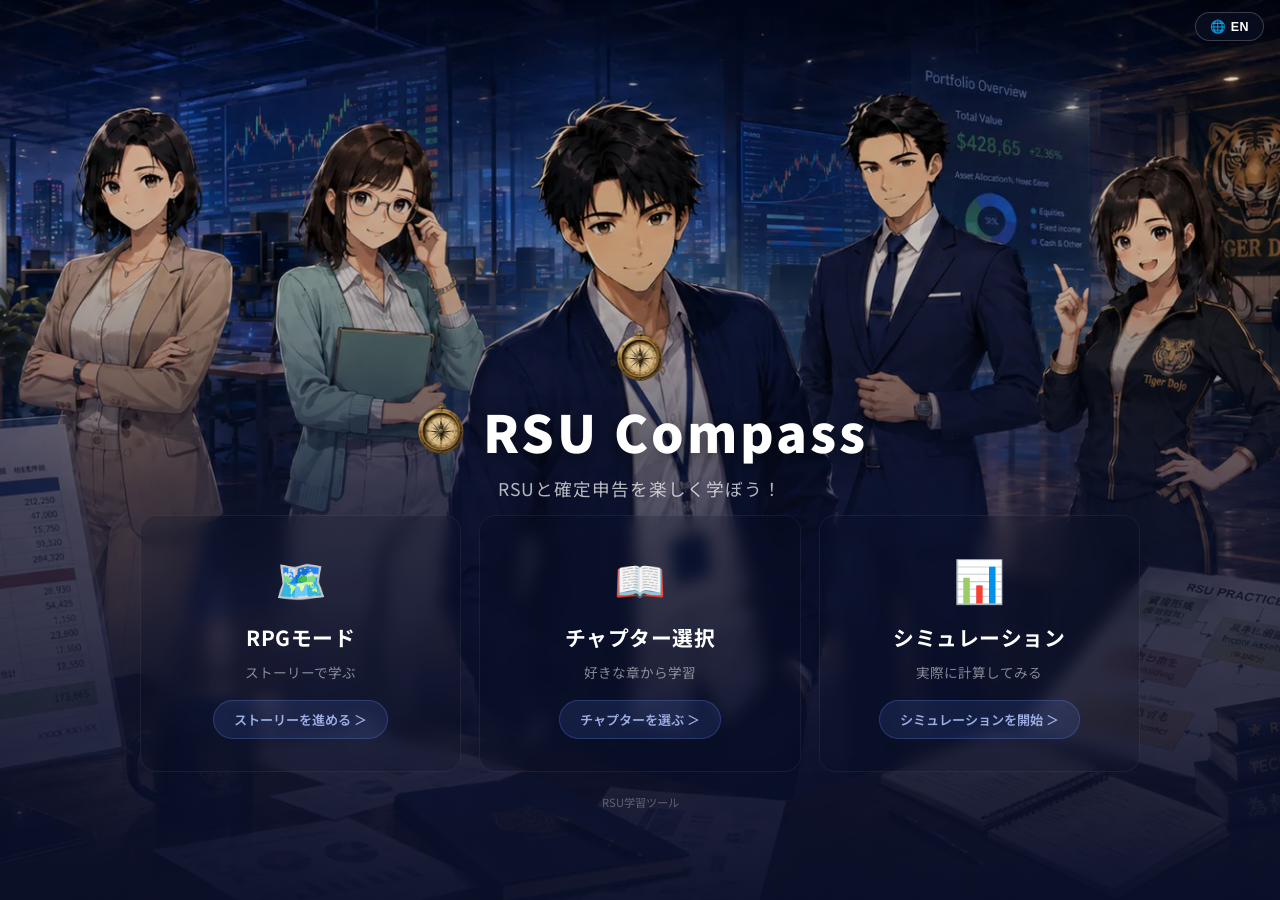
<file: index.html>
﻿<!DOCTYPE html>
<html lang="ja">
<head>
    <meta charset="UTF-8">
    <meta name="viewport" content="width=device-width, initial-scale=1.0">
    <title>🧭 RSU Compass</title>

    <link href="https://fonts.googleapis.com/css2?family=Noto+Sans+JP:wght@400;700;900&display=swap" rel="stylesheet">
    <style>
        * {
            margin: 0;
            padding: 0;
            box-sizing: border-box;
        }

        body {
            font-family: 'Noto Sans JP', 'Segoe UI', 'Hiragino Sans', 'Meiryo', sans-serif;
            min-height: 100vh;
            overflow: hidden;
            background: #000;
        }

        .top-bg {
            position: fixed;
            top: 0;
            left: 0;
            width: 100%;
            height: 100%;
            background-image: url('../images/special/top-visual.webp');
            background-size: cover;
            background-position: center;
            z-index: 0;
        }

        .top-bg::after {
            content: '';
            position: absolute;
            top: 0;
            left: 0;
            right: 0;
            bottom: 0;
            background: linear-gradient(
                180deg,
                rgba(0, 0, 0, 0.1) 0%,
                rgba(0, 0, 0, 0.2) 30%,
                rgba(10, 15, 40, 0.65) 55%,
                rgba(10, 15, 40, 0.9) 100%
            );
        }

        .top-container {
            position: relative;
            z-index: 10;
            width: 100%;
            height: 100vh;
            display: flex;
            flex-direction: column;
            justify-content: flex-end;
            align-items: center;
            padding: 0 40px 10vh;
        }

        .top-title-area {
            text-align: center;
            margin-bottom: 14px;
        }

        .top-title {
            font-size: 3.2rem;
            font-weight: 900;
            color: #fff;
            text-shadow: 0 4px 20px rgba(0, 0, 0, 0.5);
            letter-spacing: 3px;
            margin-bottom: 8px;
            display: flex;
            align-items: center;
            justify-content: center;
            gap: 14px;
        }

        .top-title__icon {
            width: 56px;
            height: 56px;
            object-fit: contain;
            border-radius: 8px;
        }

        .top-subtitle {
            font-size: 1.1rem;
            color: rgba(255, 255, 255, 0.7);
            font-weight: 400;
            letter-spacing: 1px;
        }

        .mode-cards {
            display: grid;
            grid-template-columns: repeat(3, 1fr);
            gap: 18px;
            margin-bottom: 14px;
            max-width: 1000px;
            width: 100%;
        }

        .mode-card {
            background: rgba(10, 15, 35, 0.15);
            backdrop-filter: blur(8px);
            border: 1px solid rgba(255, 255, 255, 0.06);
            border-radius: 16px;
            padding: 32px 20px;
            text-align: center;
            text-decoration: none;
            color: #fff;
            transition: transform 0.3s cubic-bezier(0.34, 1.56, 0.64, 1),
                        box-shadow 0.3s ease,
                        background 0.3s ease,
                        border-color 0.3s ease;
            cursor: pointer;
            display: flex;
            flex-direction: column;
            align-items: center;
            gap: 10px;
        }

        .mode-card:hover {
            transform: translateY(-8px) scale(1.02);
            background: rgba(20, 30, 55, 0.35);
            border-color: rgba(150, 180, 255, 0.3);
            box-shadow: 0 16px 40px rgba(0, 0, 0, 0.3),
                        0 0 20px rgba(100, 140, 255, 0.08);
        }

        .mode-card__icon {
            font-size: 2.6rem;
            margin-bottom: 4px;
        }

        .mode-card__title {
            font-size: 1.3rem;
            font-weight: 700;
            letter-spacing: 0.5px;
        }

        .mode-card__desc {
            font-size: 0.85rem;
            color: rgba(255, 255, 255, 0.5);
            font-weight: 400;
        }

        .mode-card__btn {
            display: inline-flex;
            align-items: center;
            gap: 6px;
            margin-top: 8px;
            padding: 9px 20px;
            background: rgba(100, 140, 255, 0.12);
            border: 1px solid rgba(100, 140, 255, 0.25);
            border-radius: 50px;
            font-size: 0.82rem;
            color: rgba(180, 200, 255, 0.85);
            font-weight: 600;
            transition: background 0.2s, transform 0.2s;
        }

        .mode-card:hover .mode-card__btn {
            background: rgba(100, 140, 255, 0.22);
            transform: scale(1.05);
        }

        .top-quick-actions {
            display: flex;
            justify-content: center;
            gap: 16px;
            max-width: 400px;
            margin-bottom: 8px;
        }

        .top-quick-btn {
            display: flex;
            align-items: center;
            gap: 10px;
            padding: 10px 20px;
            background: rgba(15, 22, 45, 0.35);
            backdrop-filter: blur(12px);
            border: 1px solid rgba(255, 255, 255, 0.08);
            border-radius: 10px;
            color: #fff;
            text-decoration: none;
            font-size: 0.85rem;
            transition: transform 0.3s cubic-bezier(0.34, 1.56, 0.64, 1),
                        background 0.3s ease,
                        border-color 0.3s ease;
            cursor: pointer;
        }

        .top-quick-btn:hover {
            transform: translateY(-4px);
            background: rgba(25, 38, 70, 0.55);
            border-color: rgba(255, 255, 255, 0.2);
        }

        .top-quick-btn__icon { font-size: 1.2rem; }
        .top-quick-btn__text { display: flex; flex-direction: column; }
        .top-quick-btn__label { font-weight: 700; font-size: 0.85rem; }
        .top-quick-btn__sub { font-size: 0.65rem; color: rgba(255, 255, 255, 0.4); }

        .top-footer {
            text-align: center;
            color: rgba(255, 255, 255, 0.3);
            font-size: 0.7rem;
        }

        /* iPhone縦画面 (portrait): 幅375-440px */
        @media (max-width: 480px) and (orientation: portrait) {
            .top-container { padding: 0 16px 10px; }
            .top-title { font-size: 1.3rem; gap: 8px; }
            .top-title__icon { width: 28px; height: 28px; }
            .top-title-area { margin-bottom: 8px; }
            .top-subtitle { font-size: 0.75rem; }
            .mode-cards { grid-template-columns: 1fr; gap: 6px; margin-bottom: 8px; }
            .mode-card {
                padding: 12px 14px;
                gap: 6px;
                flex-direction: row;
                align-items: center;
                border-radius: 10px;
            }
            .mode-card__icon { font-size: 1.3rem; margin-bottom: 0; min-width: 28px; }
            .mode-card__title { font-size: 0.875rem; }  /* 14px Apple推奨 */
            .mode-card__desc { display: none; }
            .mode-card__btn { display: none; }
            .top-footer { font-size: 0.63rem; }
            .top-quick-actions { margin-bottom: 6px; }
            .top-quick-btn { padding: 8px 12px; font-size: 0.75rem; }
        }

        /* iPhone横画面 (landscape): 高さ375-440px */
        @media (max-height: 440px) {
            .top-container { padding: 0 24px 4px; justify-content: center; }
            .top-title { font-size: 1rem; gap: 5px; margin-bottom: 2px; }
            .top-title__icon { width: 20px; height: 20px; }
            .top-title-area { margin-bottom: 3px; }
            .top-subtitle { display: none; }
            .mode-cards { gap: 4px; grid-template-columns: repeat(3, 1fr); margin-bottom: 4px; }
            .mode-card {
                padding: 8px 8px;
                gap: 3px;
                flex-direction: column;
                align-items: center;
                border-radius: 8px;
            }
            .mode-card__icon { font-size: 1rem; margin-bottom: 0; }
            .mode-card__title { font-size: 0.69rem; }  /* 11px 最小可読 */
            .mode-card__desc { display: none; }
            .mode-card__btn { display: none; }
            .top-footer { display: none; }
            .top-quick-actions { display: none; }
        }
    </style>
</head>
<body>
    <div class="top-bg"></div>

    <div class="top-container">
        <div class="top-title-area">
            <h1 class="top-title">
                <img src="../images/special/title-icon.webp" alt="RSU Compass" class="top-title__icon">
            <h1 class="top-title">
                <img src="../images/special/title-icon.webp" alt="RSU Compass" class="top-title__icon">
                <span  data-i18n="top.title">RSU Compass</span>
            </h1>
            <p class="top-subtitle"><span  data-i18n="top.subtitle">RSUと確定申告を楽しく学ぼう！</span></p>
        </div>

        <div class="mode-cards">
            <a href="rpg.html" class="mode-card">
                <div class="mode-card__icon">🗺️</div>
                <div class="mode-card__title" data-i18n="top.mode.rpg">RPGモード</div>
                <div class="mode-card__desc" data-i18n="top.mode.rpg.desc">ストーリーで学ぶ</div>
                <div class="mode-card__btn" data-i18n="top.mode.rpg.btn">ストーリーを進める ＞</div>
            </a>
            <a href="chapters.html" class="mode-card">
                <div class="mode-card__icon">📖</div>
                <div class="mode-card__title" data-i18n="top.mode.chapters">チャプター選択</div>
                <div class="mode-card__desc" data-i18n="top.mode.chapters.desc">好きな章から学習</div>
                <div class="mode-card__btn" data-i18n="top.mode.chapters.btn">チャプターを選ぶ ＞</div>
            </a>
            <a href="simulator.html" class="mode-card">
                <div class="mode-card__icon">📊</div>
                <div class="mode-card__title" data-i18n="top.mode.sim">シミュレーション</div>
                <div class="mode-card__desc" data-i18n="top.mode.sim.desc">実際に計算してみる</div>
                <div class="mode-card__btn" data-i18n="top.mode.sim.btn">シミュレーションを開始 ＞</div>
            </a>
        </div>

        <div class="top-quick-actions">
            <a href="#" class="top-quick-btn" id="continue-btn" style="display:none;">
                <span class="top-quick-btn__icon">▶</span>
                <span class="top-quick-btn__text">
                    <span class="top-quick-btn__label" data-i18n="top.continue">つづきから</span>
                    <span class="top-quick-btn__sub" id="continue-sub"></span>
                </span>
            </a>
        </div>

        <div class="top-footer" data-i18n="top.footer">RSU学習ツール</div>
    </div>

    <script>
        document.addEventListener('DOMContentLoaded', function() {
            var clearedCount = 0;
            var nextChapter = 1;
            for (var i = 1; i <= 7; i++) {
                if (localStorage.getItem('rsu_ch' + i + '_cleared') === 'true') {
                    clearedCount++;
                    nextChapter = i + 1;
                }
            }
            if (clearedCount > 0 && nextChapter <= 7) {
                var btn = document.getElementById('continue-btn');
                btn.style.display = 'flex';
                btn.href = 'rpg.html?ch=' + nextChapter;
                document.getElementById('continue-sub').textContent = '第' + nextChapter + '章から再開';
            }
        });
    </script>
    <script src="../js/i18n.js"></script>
</body>
</html>
</file>
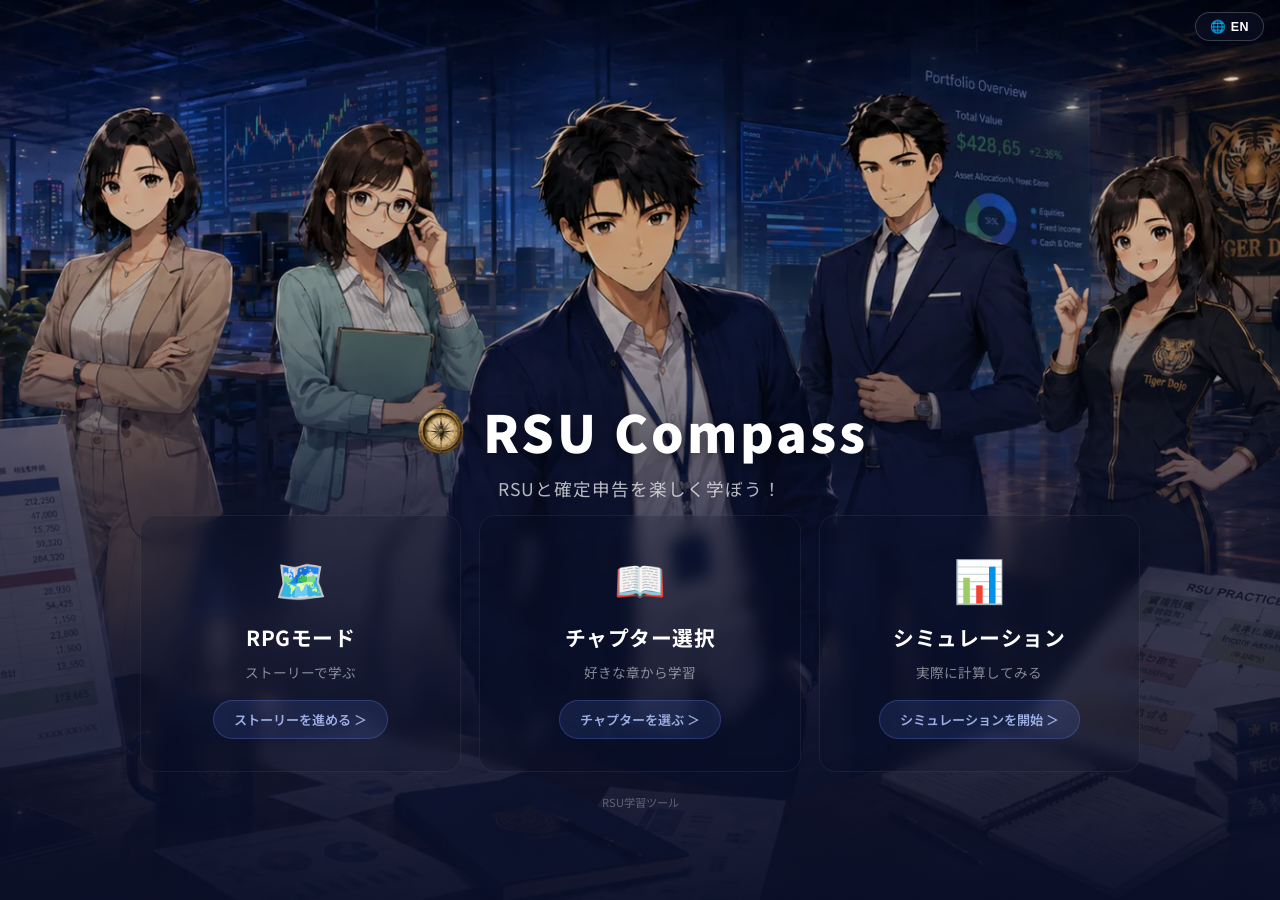
<file: html/index.html>
﻿<!DOCTYPE html>
<html lang="ja">
<head>
    <meta charset="UTF-8">
    <meta name="viewport" content="width=device-width, initial-scale=1.0">
    <title>🧭 RSU Compass</title>

    <link href="https://fonts.googleapis.com/css2?family=Noto+Sans+JP:wght@400;700;900&display=swap" rel="stylesheet">
    <style>
        * {
            margin: 0;
            padding: 0;
            box-sizing: border-box;
        }

        body {
            font-family: 'Noto Sans JP', 'Segoe UI', 'Hiragino Sans', 'Meiryo', sans-serif;
            min-height: 100vh;
            overflow: hidden;
            background: #000;
        }

        .top-bg {
            position: fixed;
            top: 0;
            left: 0;
            width: 100%;
            height: 100%;
            background-image: url('../images/special/top-visual.webp');
            background-size: cover;
            background-position: center;
            z-index: 0;
        }

        .top-bg::after {
            content: '';
            position: absolute;
            top: 0;
            left: 0;
            right: 0;
            bottom: 0;
            background: linear-gradient(
                180deg,
                rgba(0, 0, 0, 0.1) 0%,
                rgba(0, 0, 0, 0.2) 30%,
                rgba(10, 15, 40, 0.65) 55%,
                rgba(10, 15, 40, 0.9) 100%
            );
        }

        .top-container {
            position: relative;
            z-index: 10;
            width: 100%;
            height: 100vh;
            display: flex;
            flex-direction: column;
            justify-content: flex-end;
            align-items: center;
            padding: 0 40px 10vh;
        }

        .top-title-area {
            text-align: center;
            margin-bottom: 14px;
        }

        .top-title {
            font-size: 3.2rem;
            font-weight: 900;
            color: #fff;
            text-shadow: 0 4px 20px rgba(0, 0, 0, 0.5);
            letter-spacing: 3px;
            margin-bottom: 8px;
            display: flex;
            align-items: center;
            justify-content: center;
            gap: 14px;
        }

        .top-title__icon {
            width: 56px;
            height: 56px;
            object-fit: contain;
            border-radius: 8px;
        }

        .top-subtitle {
            font-size: 1.1rem;
            color: rgba(255, 255, 255, 0.7);
            font-weight: 400;
            letter-spacing: 1px;
        }

        .mode-cards {
            display: grid;
            grid-template-columns: repeat(3, 1fr);
            gap: 18px;
            margin-bottom: 14px;
            max-width: 1000px;
            width: 100%;
        }

        .mode-card {
            background: rgba(10, 15, 35, 0.15);
            backdrop-filter: blur(8px);
            border: 1px solid rgba(255, 255, 255, 0.06);
            border-radius: 16px;
            padding: 32px 20px;
            text-align: center;
            text-decoration: none;
            color: #fff;
            transition: transform 0.3s cubic-bezier(0.34, 1.56, 0.64, 1),
                        box-shadow 0.3s ease,
                        background 0.3s ease,
                        border-color 0.3s ease;
            cursor: pointer;
            display: flex;
            flex-direction: column;
            align-items: center;
            gap: 10px;
        }

        .mode-card:hover {
            transform: translateY(-8px) scale(1.02);
            background: rgba(20, 30, 55, 0.35);
            border-color: rgba(150, 180, 255, 0.3);
            box-shadow: 0 16px 40px rgba(0, 0, 0, 0.3),
                        0 0 20px rgba(100, 140, 255, 0.08);
        }

        .mode-card__icon {
            font-size: 2.6rem;
            margin-bottom: 4px;
        }

        .mode-card__title {
            font-size: 1.3rem;
            font-weight: 700;
            letter-spacing: 0.5px;
        }

        .mode-card__desc {
            font-size: 0.85rem;
            color: rgba(255, 255, 255, 0.5);
            font-weight: 400;
        }

        .mode-card__btn {
            display: inline-flex;
            align-items: center;
            gap: 6px;
            margin-top: 8px;
            padding: 9px 20px;
            background: rgba(100, 140, 255, 0.12);
            border: 1px solid rgba(100, 140, 255, 0.25);
            border-radius: 50px;
            font-size: 0.82rem;
            color: rgba(180, 200, 255, 0.85);
            font-weight: 600;
            transition: background 0.2s, transform 0.2s;
        }

        .mode-card:hover .mode-card__btn {
            background: rgba(100, 140, 255, 0.22);
            transform: scale(1.05);
        }

        .top-quick-actions {
            display: flex;
            justify-content: center;
            gap: 16px;
            max-width: 400px;
            margin-bottom: 8px;
        }

        .top-quick-btn {
            display: flex;
            align-items: center;
            gap: 10px;
            padding: 10px 20px;
            background: rgba(15, 22, 45, 0.35);
            backdrop-filter: blur(12px);
            border: 1px solid rgba(255, 255, 255, 0.08);
            border-radius: 10px;
            color: #fff;
            text-decoration: none;
            font-size: 0.85rem;
            transition: transform 0.3s cubic-bezier(0.34, 1.56, 0.64, 1),
                        background 0.3s ease,
                        border-color 0.3s ease;
            cursor: pointer;
        }

        .top-quick-btn:hover {
            transform: translateY(-4px);
            background: rgba(25, 38, 70, 0.55);
            border-color: rgba(255, 255, 255, 0.2);
        }

        .top-quick-btn__icon { font-size: 1.2rem; }
        .top-quick-btn__text { display: flex; flex-direction: column; }
        .top-quick-btn__label { font-weight: 700; font-size: 0.85rem; }
        .top-quick-btn__sub { font-size: 0.65rem; color: rgba(255, 255, 255, 0.4); }

        .top-footer {
            text-align: center;
            color: rgba(255, 255, 255, 0.3);
            font-size: 0.7rem;
        }

        @media (max-width: 768px) {
            .top-container { padding: 0 16px 12px; }
            .top-title { font-size: 1.8rem; gap: 10px; }
            .top-title__icon { width: 40px; height: 40px; }
            .mode-cards { grid-template-columns: 1fr; gap: 10px; }
            .mode-card { padding: 20px 14px; }
            .mode-card__icon { font-size: 2rem; }
            .mode-card__title { font-size: 1.1rem; }
            .top-subtitle { font-size: 0.9rem; }
        }

        @media (max-width: 380px) {
            .top-title { font-size: 1.5rem; gap: 8px; }
            .top-title__icon { width: 32px; height: 32px; }
            .mode-card { padding: 16px 12px; }
            .mode-card__title { font-size: 1rem; }
            .mode-card__btn { font-size: 0.75rem; padding: 7px 14px; }
        }


        @media (max-height: 700px) {
            .top-title { font-size: 2.4rem; }
            .mode-card { padding: 20px 16px; }
            .mode-card__icon { font-size: 2rem; }
            .mode-card__title { font-size: 1.1rem; }
        }
    </style>
</head>
<body>
    <div class="top-bg"></div>

    <div class="top-container">
        <div class="top-title-area">
            <h1 class="top-title">
                <img src="../images/special/title-icon.webp" alt="RSU Compass" class="top-title__icon">
                <span  data-i18n="top.title">RSU Compass</span>
            </h1>
            <p class="top-subtitle"><span  data-i18n="top.subtitle">RSUと確定申告を楽しく学ぼう！</span></p>
        </div>

        <div class="mode-cards">
            <a href="rpg.html" class="mode-card">
                <div class="mode-card__icon">🗺️</div>
                <div class="mode-card__title" data-i18n="top.mode.rpg">RPGモード</div>
                <div class="mode-card__desc" data-i18n="top.mode.rpg.desc">ストーリーで学ぶ</div>
                <div class="mode-card__btn" data-i18n="top.mode.rpg.btn">ストーリーを進める ＞</div>
            </a>
            <a href="chapters.html" class="mode-card">
                <div class="mode-card__icon">📖</div>
                <div class="mode-card__title" data-i18n="top.mode.chapters">チャプター選択</div>
                <div class="mode-card__desc" data-i18n="top.mode.chapters.desc">好きな章から学習</div>
                <div class="mode-card__btn" data-i18n="top.mode.chapters.btn">チャプターを選ぶ ＞</div>
            </a>
            <a href="simulator.html" class="mode-card">
                <div class="mode-card__icon">📊</div>
                <div class="mode-card__title" data-i18n="top.mode.sim">シミュレーション</div>
                <div class="mode-card__desc" data-i18n="top.mode.sim.desc">実際に計算してみる</div>
                <div class="mode-card__btn" data-i18n="top.mode.sim.btn">シミュレーションを開始 ＞</div>
            </a>
        </div>

        <div class="top-quick-actions">
            <a href="#" class="top-quick-btn" id="continue-btn" style="display:none;">
                <span class="top-quick-btn__icon">▶</span>
                <span class="top-quick-btn__text">
                    <span class="top-quick-btn__label" data-i18n="top.continue">つづきから</span>
                    <span class="top-quick-btn__sub" id="continue-sub"></span>
                </span>
            </a>
        </div>

        <div class="top-footer" data-i18n="top.footer">RSU学習ツール</div>
    </div>

    <script>
        document.addEventListener('DOMContentLoaded', function() {
            var clearedCount = 0;
            var nextChapter = 1;
            for (var i = 1; i <= 7; i++) {
                if (localStorage.getItem('rsu_ch' + i + '_cleared') === 'true') {
                    clearedCount++;
                    nextChapter = i + 1;
                }
            }
            if (clearedCount > 0 && nextChapter <= 7) {
                var btn = document.getElementById('continue-btn');
                btn.style.display = 'flex';
                btn.href = 'rpg.html?ch=' + nextChapter;
                document.getElementById('continue-sub').textContent = '第' + nextChapter + '章から再開';
            }
        });
    </script>
    <script src="../js/i18n.js"></script>
</body>
</html>
</file>
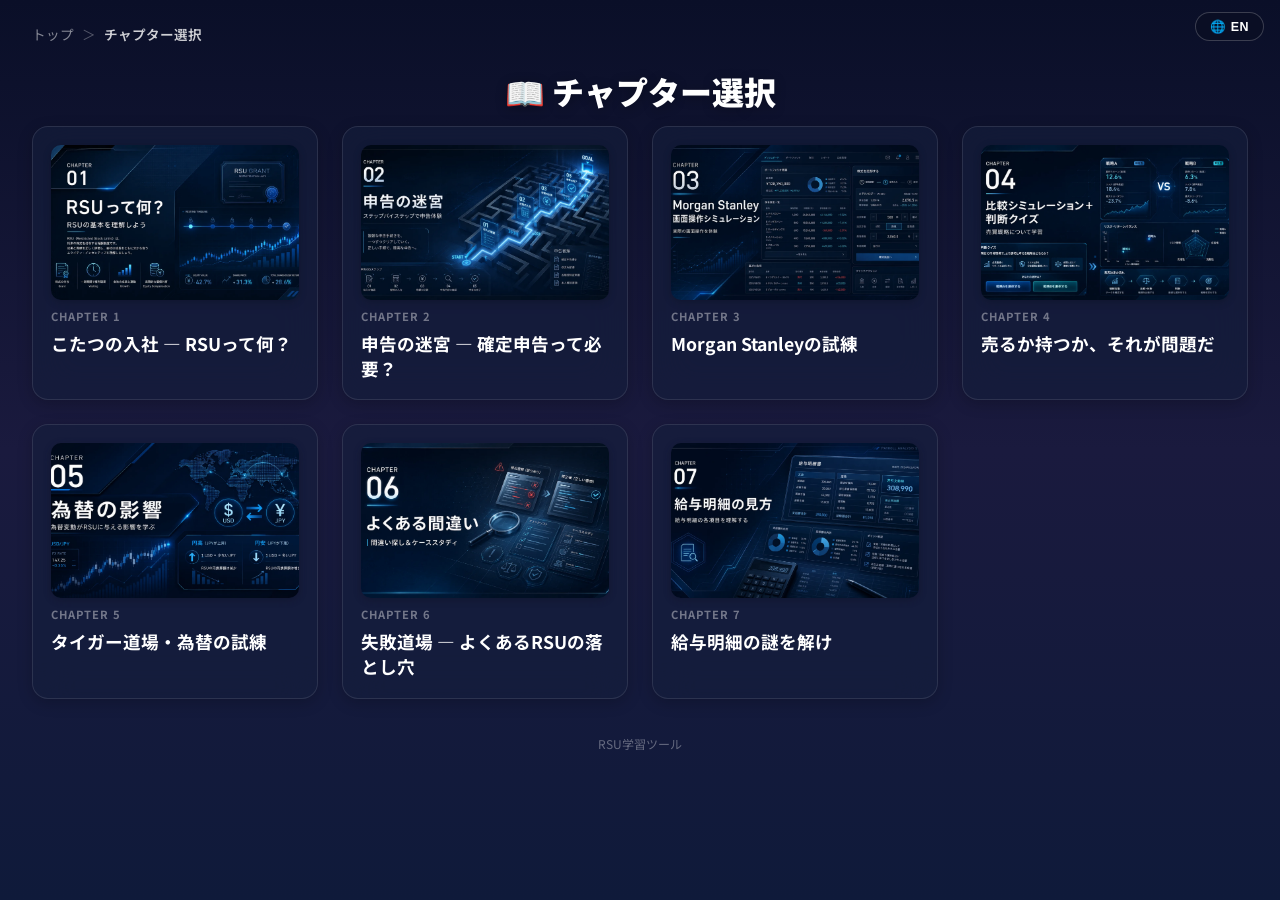
<file: html/chapters.html>
﻿<!DOCTYPE html>
<html lang="ja">
<head>
    <meta charset="UTF-8">
    <meta name="viewport" content="width=device-width, initial-scale=1.0">
    <title>チャプター選択 | RSU学習ゲーム</title>
    <link href="https://fonts.googleapis.com/css2?family=Noto+Sans+JP:wght@400;700;900&display=swap" rel="stylesheet">
    <style>
        * {
            margin: 0;
            padding: 0;
            box-sizing: border-box;
        }

        body {
            background: linear-gradient(180deg, #0a0f28 0%, #1a1a3e 50%, #0f1a3a 100%);
            min-height: 100vh;
            font-family: 'Noto Sans JP', 'Segoe UI', 'Hiragino Sans', 'Meiryo', sans-serif;
            color: #fff;
        }

        .chapter-select-container {
            max-width: 1400px;
            margin: 0 auto;
            padding: 24px 32px 32px;
            min-height: 100vh;
        }

        /* パンくずリスト */
        .breadcrumb {
            display: flex;
            align-items: center;
            gap: 8px;
            margin-bottom: 24px;
            font-size: 0.85rem;
        }

        .breadcrumb a {
            color: rgba(255, 255, 255, 0.5);
            text-decoration: none;
            transition: color 0.2s;
        }

        .breadcrumb a:hover {
            color: rgba(180, 200, 255, 0.9);
        }

        .breadcrumb__sep {
            color: rgba(255, 255, 255, 0.3);
        }

        .breadcrumb__current {
            color: rgba(255, 255, 255, 0.8);
            font-weight: 600;
        }

        /* ヘッダー */
        .chapter-header {
            text-align: center;
            margin-bottom: 12px;
        }

        .chapter-header h1 {
            font-size: 2rem;
            font-weight: 900;
            color: #fff;
            text-shadow: 0 2px 12px rgba(0,0,0,0.3);
        }

        /* チャプターグリッド - 4列 */
        .chapter-grid {
            display: grid;
            grid-template-columns: repeat(4, 1fr);
            gap: 24px;
        }

        /* カード */
        .chapter-card {
            background: rgba(20, 30, 60, 0.6);
            backdrop-filter: blur(20px);
            border-radius: 16px;
            padding: 18px;
            box-shadow: 0 4px 15px rgba(0,0,0,0.2);
            cursor: pointer;
            transition: transform 0.3s cubic-bezier(0.34, 1.56, 0.64, 1),
                        box-shadow 0.3s,
                        border-color 0.3s,
                        background 0.3s;
            border: 1px solid rgba(255, 255, 255, 0.1);
            position: relative;
            overflow: hidden;
            display: flex;
            flex-direction: column;
        }

        .chapter-card:hover {
            transform: translateY(-8px) scale(1.02);
            box-shadow: 0 16px 40px rgba(0,0,0,0.3), 0 0 20px rgba(100, 140, 255, 0.1);
            border-color: rgba(150, 180, 255, 0.35);
            background: rgba(30, 45, 80, 0.75);
        }

        .chapter-card.cleared {
            border-color: rgba(74, 222, 128, 0.3);
        }

        .chapter-card.cleared::after {
            content: '✓';
            position: absolute;
            top: 8px;
            right: 10px;
            width: 22px;
            height: 22px;
            background: #4ade80;
            border-radius: 50%;
            display: flex;
            align-items: center;
            justify-content: center;
            font-size: 0.7rem;
            color: #000;
            font-weight: 900;
        }

        .card-thumbnail {
            width: 100%;
            aspect-ratio: 16 / 10;
            object-fit: cover;
            border-radius: 10px;
            margin-bottom: 8px;
            box-shadow: 0 2px 8px rgba(0,0,0,0.2);
        }

        .card-chapter-number {
            font-size: 0.7rem;
            color: rgba(255, 255, 255, 0.4);
            font-weight: bold;
            text-transform: uppercase;
            letter-spacing: 1px;
            margin-bottom: 4px;
        }

        .card-title {
            font-size: 1.1rem;
            color: #fff;
            font-weight: 700;
            line-height: 1.4;
            margin-top: 4px;
        }

        /* フッター */
        .chapter-footer {
            text-align: center;
            margin-top: 36px;
            color: rgba(255, 255, 255, 0.35);
            font-size: 0.75rem;
        }

        @media (max-height: 800px) {
            .card-thumbnail {
                height: 100px;
            }
            .chapter-card {
                padding: 12px;
            }
            .card-title {
                font-size: 0.85rem;
            }
        }

        @media (max-height: 650px) {
            .card-thumbnail {
                height: 70px;
            }
            .chapter-header {
                margin-bottom: 16px;
            }
            .chapter-header h1 {
                font-size: 1.4rem;
            }
            .chapter-grid {
                gap: 10px;
            }
            .chapter-card {
                padding: 10px;
            }
            .card-chapter-number {
                font-size: 0.6rem;
                margin-bottom: 2px;
            }
            .card-title {
                font-size: 0.78rem;
            }
        }

        @media (max-width: 1200px) {
            .chapter-grid {
                grid-template-columns: repeat(3, 1fr);
            }
        }

        @media (max-width: 900px) {
            .chapter-grid {
                grid-template-columns: repeat(2, 1fr);
            }
        }

        @media (max-width: 500px) {
            .chapter-grid {
                grid-template-columns: 1fr;
            }
        }
    </style>
</head>
<body>
    <div class="chapter-select-container">
        <!-- パンくずリスト -->
        <nav class="breadcrumb">
            <a href="index.html" data-i18n="chapters.breadcrumb.top">トップ</a>
            <span class="breadcrumb__sep">＞</span>
            <span class="breadcrumb__current" data-i18n="chapters.breadcrumb.current">チャプター選択</span>
        </nav>

        <!-- ヘッダー -->
        <div class="chapter-header">
            <h1 data-i18n="chapters.title">📖 チャプター選択</h1>
        </div>

        <!-- チャプターグリッド -->
        <div class="chapter-grid" id="chapterGrid"></div>

        <!-- フッター -->
        <div class="chapter-footer" data-i18n="chapters.footer">RSU学習ツール</div>
    </div>

    <script>
        document.addEventListener('DOMContentLoaded', function() {
            var chapters = [
                { ch: 1, title: 'こたつの入社 — RSUって何？' },
                { ch: 2, title: '申告の迷宮 — 確定申告って必要？' },
                { ch: 3, title: 'Morgan Stanleyの試練' },
                { ch: 4, title: '売るか持つか、それが問題だ' },
                { ch: 5, title: 'タイガー道場・為替の試練' },
                { ch: 6, title: '失敗道場 — よくあるRSUの落とし穴' },
                { ch: 7, title: '給与明細の謎を解け' }
            ];

            var grid = document.getElementById('chapterGrid');

            chapters.forEach(function(chapter) {
                var isCleared = localStorage.getItem('rsu_ch' + chapter.ch + '_cleared') === 'true';

                var card = document.createElement('div');
                card.className = 'chapter-card' + (isCleared ? ' cleared' : '');
                card.addEventListener('click', function() {
                    window.location.href = 'rpg.html?ch=' + chapter.ch;
                });

                // Thumbnail
                var thumb = document.createElement('img');
                thumb.className = 'card-thumbnail';
                var chPad = chapter.ch.toString().padStart(2, '0');
                thumb.src = '../images/backgrounds/ch' + chPad + '-top.webp';
                thumb.alt = chapter.title;
                thumb.onerror = function() { this.style.display = 'none'; };
                card.appendChild(thumb);

                // Chapter number
                var chNum = document.createElement('div');
                chNum.className = 'card-chapter-number';
                chNum.textContent = 'Chapter ' + chapter.ch;
                card.appendChild(chNum);

                // Title
                var title = document.createElement('div');
                title.className = 'card-title';
                var titleKey = 'ch' + chapter.ch + '.title';
                title.textContent = (window.I18n && window.I18n.t) ? window.I18n.t(titleKey) : chapter.title;
                title.setAttribute('data-i18n', titleKey);
                card.appendChild(title);
                card.appendChild(title);

                grid.appendChild(card);
            });
        });
    </script>
    <script src="../js/i18n.js"></script>
</body>
</html>
</file>
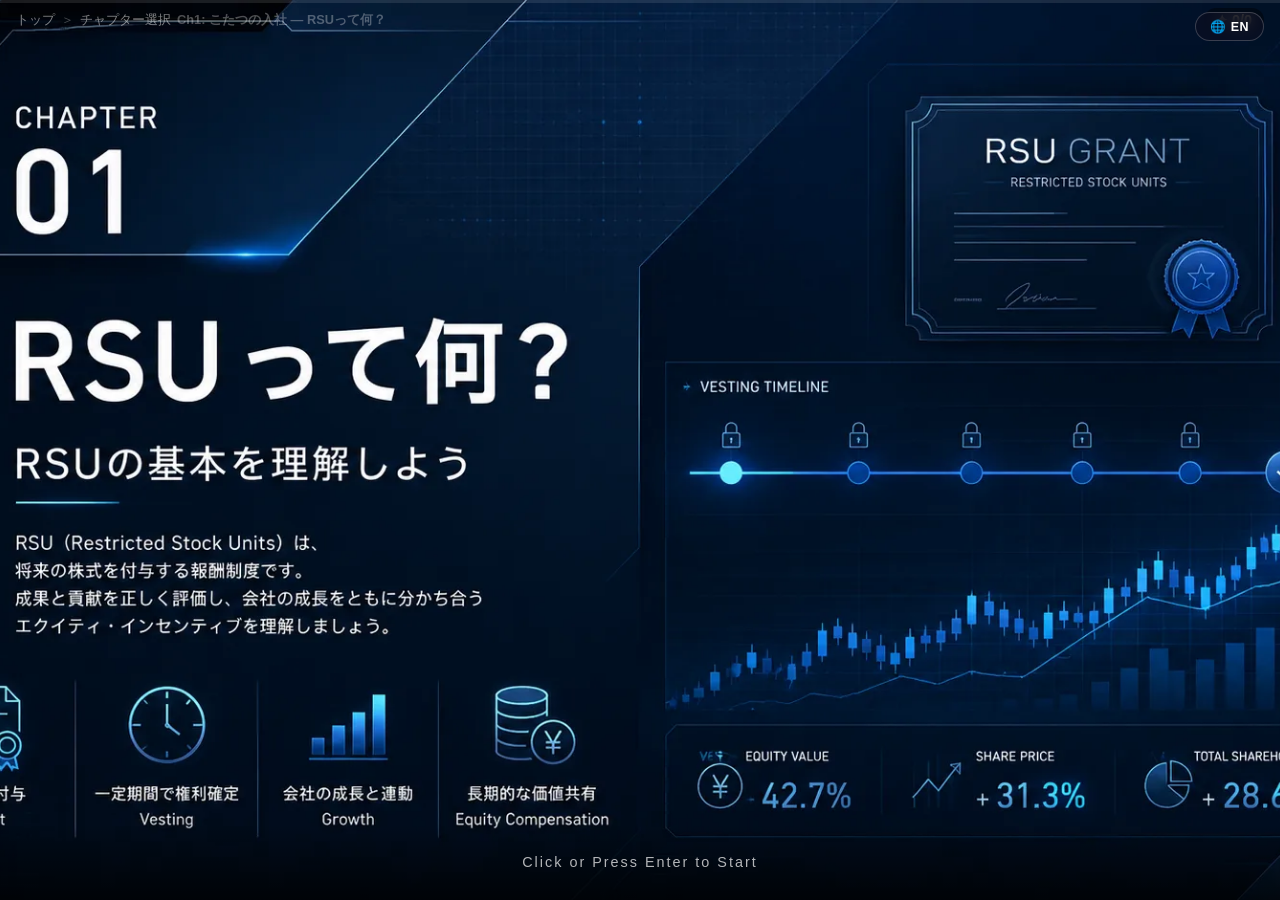
<file: html/rpg.html>
﻿<!DOCTYPE html>
<html lang="ja">
<head>
    <meta charset="UTF-8">
    <meta name="viewport" content="width=device-width, initial-scale=1.0">
    <title>こたつのRSU冒険</title>
    <link rel="stylesheet" href="../css/vn-engine.css">
</head>
<body>
    <!-- ===== ビジュアルノベルコンテナ ===== -->
    <div class="vn-container">
        <!-- プログレスバー -->
        <div class="vn-progress">
            <div class="vn-progress__bar" id="vn-progress-bar" style="width: 0%"></div>
        </div>

        <!-- パンくずリスト & ヘッダーUI -->
        <div class="vn-header">
            <nav class="vn-breadcrumb">
                <a href="index.html" data-i18n="rpg.breadcrumb.top">トップ</a>
                <span>＞</span>
                <a href="chapters.html" data-i18n="rpg.breadcrumb.chapters">チャプター選択</a>
                <span class="vn-breadcrumb__current" id="vn-breadcrumb-ch" data-i18n="rpg.breadcrumb.current">RPGモード</span>
            </nav>
            <div class="vn-header__score" id="vn-score">✦ 0/0</div>
        </div>

        <!-- 背景レイヤー -->
        <div class="vn-background" id="vn-background">
            <div class="vn-background-placeholder"></div>
        </div>

        <!-- キャラクターレイヤー -->
        <div class="vn-characters" id="vn-characters"></div>

        <!-- UIレイヤー（テキストウィンドウ / クイズ / 結果） -->
        <div id="vn-ui"></div>
    </div>

    <!-- ===== スクリプト読み込み（順序重要） ===== -->
    <!-- 多言語切替 -->
    <script src="../js/i18n.js"></script>
    <!-- データ -->
    <script src="../data/characters.js"></script>
    <script src="../data/backgrounds.js"></script>
    <!-- チャプターデータ（全7章） -->
    <script src="../data/ch1-rsu-basics.js"></script>
    <script src="../data/ch2-tax-filing.js"></script>
    <script src="../data/ch3-morgan-stanley.js"></script>
    <script src="../data/ch4-sell-or-hold.js"></script>
    <script src="../data/ch5-forex-basics.js"></script>
    <script src="../data/ch6-mistakes.js"></script>
    <script src="../data/ch7-payslip.js"></script>
    <!-- エンジン -->
    <script src="../data/translations-en.js"></script>
    <!-- エンジン -->
    <script src="../js/vn-engine.js"></script>

    <!-- ===== 初期化 ===== -->
    <script>
        document.addEventListener('DOMContentLoaded', function () {
            // URLパラメータからチャプター番号取得
            var params = new URLSearchParams(window.location.search);
            var chNum = parseInt(params.get('ch'), 10) || 1;

            // チャプターデータマッピング
            var dataMap = {
                1: (typeof CH1_DATA !== 'undefined') ? CH1_DATA : null,
                2: (typeof CH2_DATA !== 'undefined') ? CH2_DATA : null,
                3: (typeof CH3_DATA !== 'undefined') ? CH3_DATA : null,
                4: (typeof CH4_DATA !== 'undefined') ? CH4_DATA : null,
                5: (typeof CH5_DATA !== 'undefined') ? CH5_DATA : null,
                6: (typeof CH6_DATA !== 'undefined') ? CH6_DATA : null,
                7: (typeof CH7_DATA !== 'undefined') ? CH7_DATA : null
            };

            var data = dataMap[chNum];

            if (data && window.VNEngine) {
                // パンくずリスト更新
                var bcEl = document.getElementById('vn-breadcrumb-ch');
                if (bcEl && data.title) bcEl.textContent = 'Ch' + chNum + ': ' + data.title;
                VNEngine.init(data);
            } else {
                // データ未実装
                document.getElementById('vn-ui').innerHTML = '' +
                    '<div style="position:absolute;top:50%;left:50%;transform:translate(-50%,-50%);text-align:center;color:#e8e8e8;">' +
                    '  <div style="font-size:3rem;margin-bottom:16px;">🚧</div>' +
                    '  <h2 style="color:#f7d794;">Chapter ' + chNum + ' — 準備中</h2>' +
                    '  <p style="color:#94a3b8;margin-top:8px;">このチャプターはまだ冒険の書が完成していません。</p>' +
                    '  <a href="?ch=1" style="color:#FF9900;margin-top:16px;display:inline-block;">Ch1 から始める</a>' +
                    '</div>';
            }
        });
    </script>
</body>
</html>
</file>
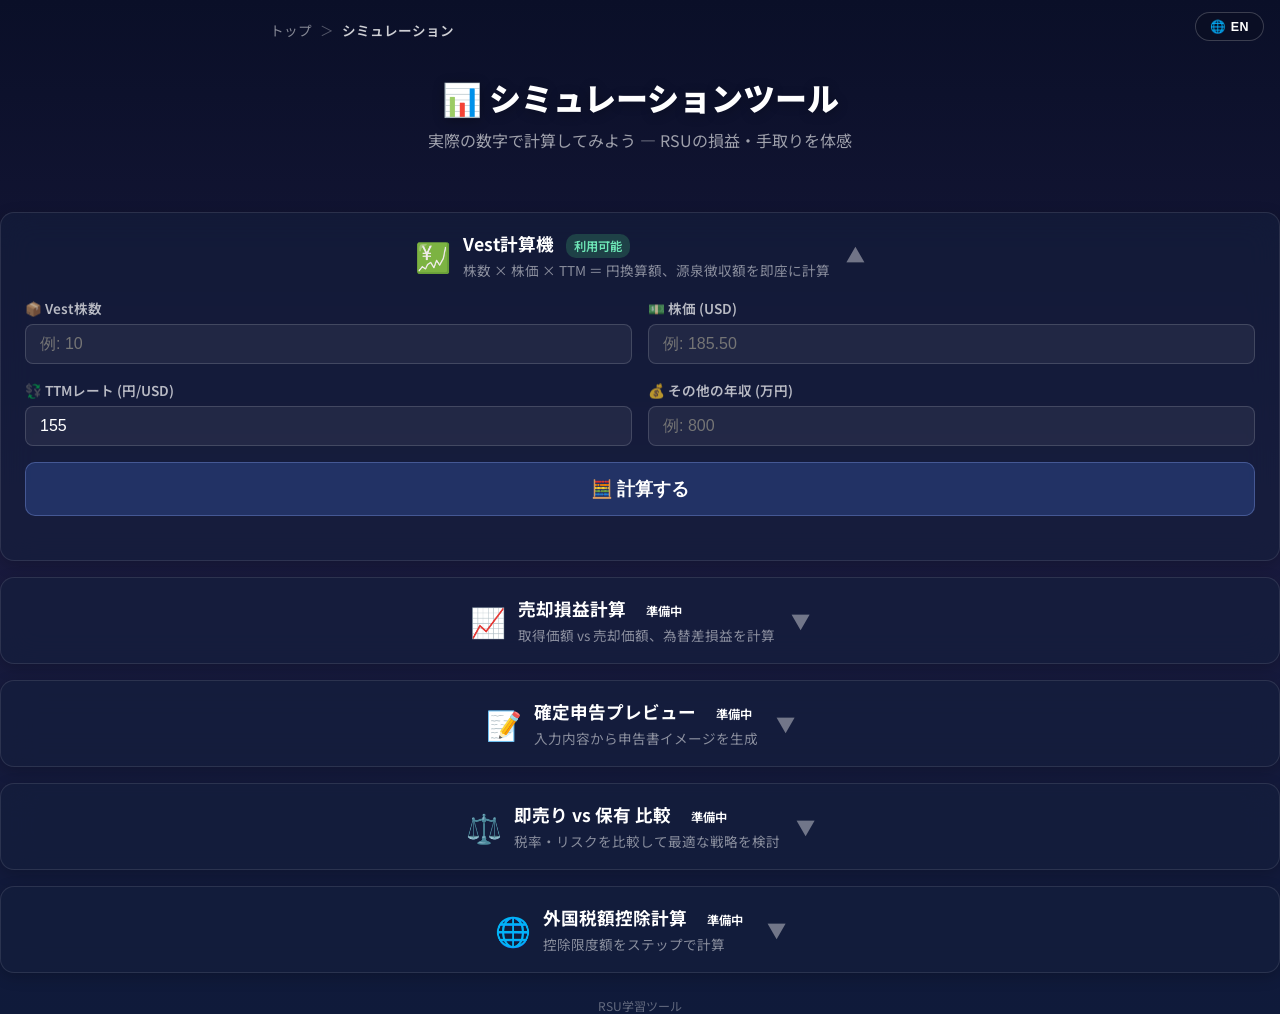
<file: html/simulator.html>
﻿<!DOCTYPE html>
<html lang="ja">
<head>
    <meta charset="UTF-8">
    <meta name="viewport" content="width=device-width, initial-scale=1.0">
    <title>📊 シミュレーションツール | RSU学習ゲーム</title>

    <link href="https://fonts.googleapis.com/css2?family=Noto+Sans+JP:wght@400;700;900&display=swap" rel="stylesheet">
    <style>
        * {
            margin: 0;
            padding: 0;
            box-sizing: border-box;
        }

        body {
            background: linear-gradient(180deg, #0a0f28 0%, #1a1a3e 50%, #0f1a3a 100%);
            min-height: 100vh;
            font-family: 'Noto Sans JP', 'Segoe UI', 'Hiragino Sans', 'Meiryo', sans-serif;
            color: #fff;
        }

        .sim-container {
            max-width: 800px;
            margin: 0 auto;
            padding: 20px 30px;
        }

        /* パンくずリスト */
        .breadcrumb {
            display: flex;
            gap: 8px;
            margin-bottom: 10px;
            font-size: 0.85rem;
            font-size: 0.85rem;
        }
        .breadcrumb a {
            color: rgba(255, 255, 255, 0.5);
            text-decoration: none;
            transition: color 0.2s;
        }
        .breadcrumb a:hover {
            color: rgba(180, 200, 255, 0.9);
        }
        .breadcrumb__sep {
            color: rgba(255, 255, 255, 0.3);
        }
        .breadcrumb__current {
            color: rgba(255, 255, 255, 0.8);
            font-weight: 600;
        }

        .sim-header {
            text-align: center;
            margin-bottom: 16px;
            padding: 24px;
        }

        .sim-header h1 {
            font-size: 2rem;
            font-weight: 900;
            margin-bottom: 8px;
            text-shadow: 0 2px 12px rgba(0,0,0,0.3);
        }

        .sim-header p {
            color: rgba(255, 255, 255, 0.6);
            font-size: 1rem;
        }

        /* Simulation Cards */
        /* Simulation Cards */
        .sim-card {
            background: rgba(20, 30, 60, 0.6);
            backdrop-filter: blur(16px);
            background: rgba(20, 30, 60, 0.6);
            backdrop-filter: blur(16px);
            border-radius: 14px;
            margin-bottom: 16px;
            box-shadow: 0 4px 15px rgba(0,0,0,0.2);
            overflow: hidden;
            border: 1px solid rgba(255, 255, 255, 0.1);
            transition: box-shadow 0.3s, border-color 0.3s, transform 0.3s;
        }

        .sim-card:hover {
            box-shadow: 0 8px 24px rgba(0,0,0,0.3);
            border-color: rgba(150, 180, 255, 0.25);
            transform: translateY(-2px);
        }

        .sim-card-header {
            padding: 18px 24px;
            cursor: pointer;
            display: flex;
            align-items: center;
            justify-content: center;
            gap: 16px;
            user-select: none;
            transition: background 0.2s;
            color: #fff;
            text-align: center;
        }

        .sim-card-header:hover {
            background: rgba(255, 255, 255, 0.04);
        }

        .sim-card-header .card-title {
            display: flex;
            align-items: center;
            gap: 12px;
            text-align: left;
        }

        .sim-card-header .card-icon {
            font-size: 1.8em;
        }

        .sim-card-header .card-text h3 {
            margin: 0;
            font-size: 1.1em;
            color: #fff;
        }

        .sim-card-header .card-text p {
            margin: 4px 0 0 0;
            font-size: 0.85em;
            color: rgba(255, 255, 255, 0.5);
        }

        .sim-card-header .arrow {
            font-size: 1.2em;
            transition: transform 0.3s;
            color: rgba(255, 255, 255, 0.4);
        }

        .sim-card.active .sim-card-header .arrow {
            transform: rotate(180deg);
        }

        .sim-card-body {
            max-height: 0;
            overflow: hidden;
            transition: max-height 0.4s ease, padding 0.3s ease;
            padding: 0 24px;
        }

        .sim-card.active .sim-card-body {
            max-height: 1200px;
            padding: 0 24px 24px 24px;
        }

        /* Form Styles */
        .sim-form {
            display: grid;
            grid-template-columns: 1fr 1fr;
            gap: 16px;
            margin-bottom: 20px;
        }

        .form-group {
            display: flex;
            flex-direction: column;
        }

        .form-group label {
            font-size: 0.85em;
            font-weight: 600;
            color: rgba(255, 255, 255, 0.7);
            margin-bottom: 6px;
        }

        .form-group input {
            padding: 10px 14px;
            border: 1px solid rgba(255, 255, 255, 0.15); background: rgba(255, 255, 255, 0.06); color: #fff;
            border-radius: 8px;
            font-size: 1em;
            transition: border-color 0.2s;
        }

        .form-group input:focus {
            outline: none;
            border-color: rgba(150, 180, 255, 0.5);
        }

        .calc-btn {
            grid-column: 1 / -1;
            padding: 14px;
            background: rgba(40, 60, 120, 0.7);
            color: #fff;
            border: 1px solid rgba(150, 180, 255, 0.3);
            border-radius: 10px;
            font-size: 1.1em;
            font-weight: 600;
            cursor: pointer;
            transition: transform 0.3s cubic-bezier(0.34, 1.56, 0.64, 1), box-shadow 0.3s, background 0.3s;
        }

        .calc-btn:hover {
            transform: translateY(-3px);
            box-shadow: 0 8px 20px rgba(40, 60, 120, 0.4);
            background: rgba(50, 75, 140, 0.8);
        }

        .calc-btn:active {
            transform: translateY(0);
        }

        /* Results Table */
        .result-section {
            margin-top: 20px;
            display: none;
        }

        .result-section.show {
            display: block;
            animation: fadeIn 0.4s ease;
        }

        @keyframes fadeIn {
            from { opacity: 0; transform: translateY(10px); }
            to { opacity: 1; transform: translateY(0); }
        }

        .result-table {
            width: 100%;
            border-collapse: collapse;
            border-radius: 8px;
            overflow: hidden;
        }

        .result-table th {
            background: rgba(20, 30, 60, 0.8);
            color: #fff;
            padding: 12px 16px;
            text-align: left;
            font-size: 0.85em;
        }

        .result-table td {
            padding: 12px 16px;
            border-bottom: 1px solid rgba(255, 255, 255, 0.06);
            font-size: 0.95em;
            color: rgba(255, 255, 255, 0.85);
        }

        .result-table tr:nth-child(even) {
            background: rgba(255, 255, 255, 0.03);
        }

        .result-table .amount {
            text-align: right;
            font-family: 'Courier New', monospace;
            font-weight: 600;
        }

        .result-table .highlight {
            background: rgba(74, 222, 128, 0.1);
            font-weight: 700;
            color: #6ee7b7;
        }

        .result-table .tax-row {
            color: #ff8a80;
        }

        .notice {
            margin-top: 16px;
            padding: 12px 16px;
            background: rgba(255, 153, 0, 0.1);
            border-left: 4px solid rgba(255, 153, 0, 0.6);
            border-radius: 4px;
            font-size: 0.85em;
            color: rgba(255, 255, 255, 0.7);
        }

        .notice::before {
            content: "⚠️ ";
        }

        /* Coming Soon */
        .coming-soon {
            text-align: center;
            padding: 40px 20px;
            color: rgba(255, 255, 255, 0.4);
        }

        .coming-soon .icon {
            font-size: 3em;
            margin-bottom: 10px;
        }

        .coming-soon p {
            font-size: 1em;
        }

        /* Status Badge */
        .status-badge {
            font-size: 0.7em;
            padding: 3px 8px;
            border-radius: 10px;
            font-weight: 600;
            margin-left: 8px;
        }

        .status-active {
            background: rgba(74, 222, 128, 0.2);
            color: #6ee7b7;
        }

        .status-coming {
        .status-coming {
            background: rgba(255, 255, 255, 0.1);
            color: rgba(255, 255, 255, 0.4);
        }
        }

        /* Responsive */
        @media (max-width: 600px) {
            .sim-form {
                grid-template-columns: 1fr;
            }

            .sim-header h1 {
                font-size: 1.6em;
            }

            .back-link {
                position: static;
                display: inline-block;
                margin-top: 16px;
            }
        }
    </style>
</head>
<body>
    <div class="sim-container">
        <!-- パンくずリスト -->
        <nav class="breadcrumb">
            <a href="index.html" data-i18n="sim.breadcrumb.top">トップ</a>
            <span class="breadcrumb__sep">＞</span>
            <span class="breadcrumb__current" data-i18n="sim.breadcrumb.current">シミュレーション</span>
        </nav>

        <!-- Header -->
        <div class="sim-header">
            <h1 data-i18n="sim.title">📊 シミュレーションツール</h1>
            <p data-i18n="sim.subtitle">実際の数字で計算してみよう — RSUの損益・手取りを体感</p>
        </div>

        </div>

        <!-- S1: Vest計算機 -->
        <div class="sim-card active" id="sim-vest">
            <div class="sim-card-header" onclick="toggleCard('sim-vest')">
                <div class="card-title">
                    <span class="card-icon">💹</span>
                    <div class="card-text">
                        <h3>Vest計算機 <span class="status-badge status-active">利用可能</span></h3>
                        <p>株数 × 株価 × TTM ＝ 円換算額、源泉徴収額を即座に計算</p>
                    </div>
                </div>
                <span class="arrow">▼</span>
            </div>
            <div class="sim-card-body">
                <div class="sim-form">
                    <div class="form-group">
                        <label>📦 Vest株数</label>
                        <input type="number" id="vest-shares" placeholder="例: 10" min="1" value="">
                    </div>
                    <div class="form-group">
                        <label>💵 株価 (USD)</label>
                        <input type="number" id="vest-price" placeholder="例: 185.50" step="0.01" min="0" value="">
                    </div>
                    <div class="form-group">
                        <label>💱 TTMレート (円/USD)</label>
                        <input type="number" id="vest-ttm" placeholder="例: 155" step="0.01" value="155">
                    </div>
                    <div class="form-group">
                        <label>💰 その他の年収 (万円)</label>
                        <input type="number" id="vest-other-income" placeholder="例: 800" step="1" value="">
                    </div>
                    <button class="calc-btn" onclick="calcVest()">🧮 計算する</button>
                </div>

                <div class="result-section" id="vest-result">
                    <table class="result-table">
                        <thead>
                            <tr>
                                <th>項目</th>
                                <th style="text-align:right">金額</th>
                            </tr>
                        </thead>
                        <tbody id="vest-result-body">
                        </tbody>
                    </table>
                    <div class="notice">
                        これは概算です。正確な金額は給与明細を確認してください。累進税率は簡易計算（基礎控除48万円適用）で、復興特別所得税（2.1%）を含みます。
                    </div>
                </div>
            </div>
        </div>

        <!-- S2: 売却損益計算 -->
        <div class="sim-card" id="sim-sell">
            <div class="sim-card-header" onclick="toggleCard('sim-sell')">
                <div class="card-title">
                    <span class="card-icon">📈</span>
                    <div class="card-text">
                        <h3>売却損益計算 <span class="status-badge status-coming">準備中</span></h3>
                        <p>取得価額 vs 売却価額、為替差損益を計算</p>
                    </div>
                </div>
                <span class="arrow">▼</span>
            </div>
            <div class="sim-card-body">
                <div class="coming-soon">
                    <div class="icon">🚧</div>
                    <p>近日公開予定<br><small>売却時の譲渡所得・為替差損益を自動計算</small></p>
                </div>
            </div>
        </div>

        <!-- S3: 確定申告プレビュー -->
        <div class="sim-card" id="sim-tax-return">
            <div class="sim-card-header" onclick="toggleCard('sim-tax-return')">
                <div class="card-title">
                    <span class="card-icon">📝</span>
                    <div class="card-text">
                        <h3>確定申告プレビュー <span class="status-badge status-coming">準備中</span></h3>
                        <p>入力内容から申告書イメージを生成</p>
                    </div>
                </div>
                <span class="arrow">▼</span>
            </div>
            <div class="sim-card-body">
                <div class="coming-soon">
                    <div class="icon">🚧</div>
                    <p>近日公開予定<br><small>確定申告書の各欄にどの数字が入るかをプレビュー</small></p>
                </div>
            </div>
        </div>

        <!-- S4: 即売り vs 保有 比較 -->
        <div class="sim-card" id="sim-compare">
            <div class="sim-card-header" onclick="toggleCard('sim-compare')">
                <div class="card-title">
                    <span class="card-icon">⚖️</span>
                    <div class="card-text">
                        <h3>即売り vs 保有 比較 <span class="status-badge status-coming">準備中</span></h3>
                        <p>税率・リスクを比較して最適な戦略を検討</p>
                    </div>
                </div>
                <span class="arrow">▼</span>
            </div>
            <div class="sim-card-body">
                <div class="coming-soon">
                    <div class="icon">🚧</div>
                    <p>近日公開予定<br><small>即売りの確実性 vs 保有の成長可能性を数値比較</small></p>
                </div>
            </div>
        </div>

        <!-- S5: 外国税額控除計算 -->
        <div class="sim-card" id="sim-foreign-tax">
            <div class="sim-card-header" onclick="toggleCard('sim-foreign-tax')">
                <div class="card-title">
                    <span class="card-icon">🌐</span>
                    <div class="card-text">
                        <h3>外国税額控除計算 <span class="status-badge status-coming">準備中</span></h3>
                        <p>控除限度額をステップで計算</p>
                    </div>
                </div>
                <span class="arrow">▼</span>
            </div>
            <div class="sim-card-body">
                <div class="coming-soon">
                    <div class="icon">🚧</div>
                    <p>近日公開予定<br><small>外国税額控除の限度額・繰越控除をシミュレーション</small></p>
                </div>
            </div>
        </div>

        <div style="text-align:center; color:rgba(255,255,255,0.35); font-size:0.75rem; margin-top:24px;">RSU学習ツール</div>
    </div>

    <!-- External Scripts -->

    <!-- Inline Simulator Logic -->
    <script>
        // === Accordion Toggle ===
        function toggleCard(id) {
            const card = document.getElementById(id);
            const isActive = card.classList.contains('active');

            // Close all cards
            document.querySelectorAll('.sim-card').forEach(c => c.classList.remove('active'));

            // Toggle clicked card
            if (!isActive) {
                card.classList.add('active');
            }
        }

        // === S1: Vest計算機 ===
        // 日本の累進課税テーブル (2024年)
        const TAX_BRACKETS = [
            { limit: 1950000, rate: 0.05, deduction: 0 },
            { limit: 3300000, rate: 0.10, deduction: 97500 },
            { limit: 6950000, rate: 0.20, deduction: 427500 },
            { limit: 9000000, rate: 0.23, deduction: 636000 },
            { limit: 18000000, rate: 0.33, deduction: 1536000 },
            { limit: 40000000, rate: 0.40, deduction: 2796000 },
            { limit: Infinity, rate: 0.45, deduction: 4796000 }
        ];

        function calcIncomeTax(taxableIncome) {
            for (const bracket of TAX_BRACKETS) {
                if (taxableIncome <= bracket.limit) {
                    const baseTax = taxableIncome * bracket.rate - bracket.deduction;
                    // 復興特別所得税 2.1%
                    return Math.floor(baseTax * 1.021);
                }
            }
            return 0;
        }

        function getMarginalRate(taxableIncome) {
            for (const bracket of TAX_BRACKETS) {
                if (taxableIncome <= bracket.limit) {
                    return bracket.rate;
                }
            }
            return 0.45;
        }

        function formatJPY(amount) {
            return '¥' + Math.floor(amount).toLocaleString('ja-JP');
        }

        function formatUSD(amount) {
            return '$' + amount.toLocaleString('en-US', { minimumFractionDigits: 2, maximumFractionDigits: 2 });
        }

        function calcVest() {
            const shares = parseFloat(document.getElementById('vest-shares').value);
            const priceUSD = parseFloat(document.getElementById('vest-price').value);
            const ttm = parseFloat(document.getElementById('vest-ttm').value);
            const otherIncomeManYen = parseFloat(document.getElementById('vest-other-income').value) || 0;

            // Validation
            if (!shares || !priceUSD || !ttm) {
                alert('株数、株価、TTMレートを入力してください');
                return;
            }

            // --- Calculations ---
            const totalUSD = shares * priceUSD;
            const totalJPY = totalUSD * ttm;
            const otherIncome = otherIncomeManYen * 10000;

            // 基礎控除 48万円
            const basicDeduction = 480000;

            // RSU Vest = 給与所得として合算
            const totalIncome = otherIncome + totalJPY;
            const taxableIncome = Math.max(totalIncome - basicDeduction, 0);

            // 所得税（RSU分のみの概算 = 限界税率ベース）
            const totalTax = calcIncomeTax(taxableIncome);
            const taxWithoutRSU = calcIncomeTax(Math.max(otherIncome - basicDeduction, 0));
            const incomeTaxOnRSU = totalTax - taxWithoutRSU;

            // 住民税 10%
            const residentTax = Math.floor(totalJPY * 0.10);

            // 社会保険料概算（標準報酬月額上限あるため簡易）
            // RSUは賞与扱い: 健康保険約5% + 厚生年金約9.15% ≒ 14.15% (上限あり)
            // 簡易的に上限573万円を考慮
            const socialInsurance = Math.floor(Math.min(totalJPY, 5730000) * 0.1415);

            // 手取り概算
            const totalDeductions = incomeTaxOnRSU + residentTax;
            const takeHome = totalJPY - totalDeductions;

            // 限界税率
            const marginalRate = getMarginalRate(taxableIncome);
            const effectiveRate = ((incomeTaxOnRSU + residentTax) / totalJPY * 100).toFixed(1);

            // --- Render Results ---
            const tbody = document.getElementById('vest-result-body');
            tbody.innerHTML = `
                <tr>
                    <td>Vest株数</td>
                    <td class="amount">${shares.toLocaleString()} 株</td>
                </tr>
                <tr>
                    <td>株価 (USD)</td>
                    <td class="amount">${formatUSD(priceUSD)}</td>
                </tr>
                <tr>
                    <td>TTMレート</td>
                    <td class="amount">¥${ttm} / USD</td>
                </tr>
                <tr style="border-top: 2px solid #333">
                    <td><strong>総額 (USD)</strong></td>
                    <td class="amount"><strong>${formatUSD(totalUSD)}</strong></td>
                </tr>
                <tr>
                    <td><strong>総額 (JPY)</strong></td>
                    <td class="amount"><strong>${formatJPY(totalJPY)}</strong></td>
                </tr>
                <tr><td colspan="2" style="background:#f0f0f0; font-weight:600; font-size:0.85em">📋 税金内訳</td></tr>
                <tr class="tax-row">
                    <td>所得税概算 (税率${(marginalRate * 100).toFixed(0)}%帯 + 復興税)</td>
                    <td class="amount">- ${formatJPY(incomeTaxOnRSU)}</td>
                </tr>
                <tr class="tax-row">
                    <td>住民税概算 (10%)</td>
                    <td class="amount">- ${formatJPY(residentTax)}</td>
                </tr>
                <tr class="tax-row" style="border-top: 1px solid #ddd">
                    <td><strong>源泉徴収合計（概算）</strong></td>
                    <td class="amount"><strong>- ${formatJPY(totalDeductions)}</strong></td>
                </tr>
                <tr class="highlight">
                    <td><strong>🎉 手取り概算</strong></td>
                    <td class="amount"><strong>${formatJPY(takeHome)}</strong></td>
                </tr>
                <tr>
                    <td>実効税率</td>
                    <td class="amount">${effectiveRate}%</td>
                </tr>
            `;

            // Show results
            document.getElementById('vest-result').classList.add('show');

            // Smooth scroll to results
            document.getElementById('vest-result').scrollIntoView({ behavior: 'smooth', block: 'nearest' });
        }

        // Enter key support
        document.querySelectorAll('#sim-vest input').forEach(input => {
            input.addEventListener('keypress', (e) => {
                if (e.key === 'Enter') calcVest();
            });
        });
    </script>
    <script src="../js/i18n.js"></script>
</body>
</html>
</file>
<file: css/vn-engine.css>
/* ============================================================
   ビジュアルノベルエンジン専用CSS v2
   ============================================================
   
   【このファイルの役割】
   rpg.html（ゲーム本編）で使用するすべてのスタイルを定義。
   ビジュアルノベルの画面構成（背景・キャラ・テキスト・クイズ・結果）に対応。
   
   【画面の層構造（z-index順）】
   z-index: 0   ... 背景画像（.vn-background）
   z-index: 10  ... キャラクター立ち絵（.vn-characters）
   z-index: 50  ... テキストウィンドウ / クイズ（.vn-textbox / .vn-quiz）
   z-index: 100 ... ヘッダーUI / プログレスバー
   z-index: 200 ... 情報パネル / 結果画面（最前面）
   
   【命名規則】BEM風
   .vn-xxx        = ブロック（大きな部品）
   .vn-xxx__yyy   = エレメント（部品の中の要素）
   .vn-xxx--zzz   = モディファイア（状態の変化）
   ============================================================ */

/* --- リセット ---
   すべての要素のmargin/paddingをゼロにし、
   box-sizingをborder-boxにして幅計算を直感的にする */
* { margin: 0; padding: 0; box-sizing: border-box; }
body { overflow: hidden; background: #000; }

/* --- 全体コンテナ ---
   画面全体を使うビジュアルノベルの「舞台」。
   heightを100vhにしてブラウザの表示領域いっぱいに広がる */
.vn-container {
  width: 100%;
  height: 100vh;        /* vh = viewport height（画面の高さ100%）*/
  position: relative;   /* 子要素のabsolute配置の基準になる */
  overflow: hidden;     /* はみ出した部分は隠す */
  background: #000;
  font-family: 'Segoe UI', 'Hiragino Sans', 'Meiryo', sans-serif;
}

/* --- プログレスバー ---
   画面上部に表示される細いバー。チャプターの進行度を示す。
   幅をJSから動的に変更して進捗を表現する */
.vn-progress {
  position: absolute;
  top: 0;
  left: 0;
  right: 0;
  height: 3px;          /* 細い線として表示 */
  background: rgba(255, 255, 255, 0.1); /* 背景（未進行部分）*/
  z-index: 100;
}

.vn-progress__bar {
  height: 100%;
  background: linear-gradient(90deg, #FF9900, #f7d794); /* Amazonオレンジのグラデーション */
  transition: width 0.4s ease; /* 幅の変化を滑らかにアニメーション */
}

/* --- ヘッダーUI ---
   パンくずリスト（現在地表示）とスコアを画面上部に配置。
   position: absoluteで背景の上に浮かせる */
.vn-header {
  position: absolute;
  top: 8px;
  left: 16px;
  right: 16px;
  display: flex;
  justify-content: space-between; /* 左右に分散配置 */
  align-items: center;
  z-index: 100;
}

.vn-header__back {
  color: rgba(255, 255, 255, 0.7);
  text-decoration: none;
  font-size: 0.8rem;
  padding: 4px 12px;
  border-radius: 16px;
  background: rgba(0, 0, 0, 0.4);
  backdrop-filter: blur(4px); /* 背景をぼかすガラス風効果 */
  transition: all 0.2s;
}

.vn-header__back:hover {
  background: rgba(255, 153, 0, 0.3);
  color: #fff;
}

.vn-header__score {
  color: #f7d794;       /* 金色系テキスト */
  font-size: 0.9rem;
  font-weight: 700;
  padding: 4px 12px;
  border-radius: 16px;
  background: rgba(0, 0, 0, 0.4);
  backdrop-filter: blur(4px);
}

/* --- 背景エリア ---
   シーンの背景画像を全画面表示するレイヤー。
   ::after疑似要素で下部にグラデーションを重ね、
   テキストが読みやすいように暗くする */
.vn-background {
  position: absolute;
  top: 0;
  left: 0;
  right: 0;
  bottom: 0;
  background-size: cover;       /* 画像を画面いっぱいに拡大 */
  background-position: center;  /* 中央を基準にトリミング */
  transition: background-image 0.6s ease; /* 背景切り替えを滑らかに */
}

/* 下半分を暗くするグラデーション（テキストの可読性確保） */
.vn-background::after {
  content: '';
  position: absolute;
  bottom: 0;
  left: 0;
  right: 0;
  height: 50%;
  background: linear-gradient(to bottom, transparent 0%, rgba(0,0,0,0.7) 100%);
  pointer-events: none; /* クリックイベントを透過させる */
}

/* 背景画像がない場合のプレースホルダー */
.vn-background-placeholder {
  position: absolute;
  top: 0;
  left: 0;
  right: 0;
  bottom: 0;
  display: flex;
  align-items: center;
  justify-content: center;
  font-size: 1.5rem;
  color: rgba(255, 255, 255, 0.3);
  letter-spacing: 0.1em;
}

/* --- キャラクター立ち絵エリア ---
   背景の上にキャラクター画像を配置するレイヤー。
   bottom: 25% でテキストウィンドウと重ならないようにする。
   pointer-events: none で背景クリックを邪魔しない */
.vn-characters {
  position: absolute;
  top: 0;
  left: 0;
  right: 0;
  bottom: 25%;          /* テキストウィンドウの高さ分を空ける */
  display: flex;
  align-items: flex-end; /* キャラは下揃え（足元が基準）*/
  justify-content: center;
  padding: 0 3%;
  pointer-events: none;
  z-index: 10;
}

/* 各キャラクターの基本スタイル */
.vn-character {
  position: absolute;
  bottom: 0;
  max-height: 65%;      /* 画面の65%までに収める */
  transition: all 0.4s ease; /* 位置変更を滑らかにアニメーション */
}

/* キャラクターの配置位置 */
.vn-character--left { left: 5%; }
.vn-character--right { right: 5%; }
.vn-character--center {
  left: 50%;
  transform: translateX(-50%); /* 中央揃え */
}

/* キャラ画像のスタイリング
   - drop-shadowで画像を浮かせる
   - mask-imageで足元をフェードアウト（背景に自然に溶け込む）*/
.vn-character__img,
.vn-character img {
  max-height: 380px;
  height: auto;
  object-fit: contain;  /* 縦横比を保ったまま収める */
  border-radius: 8px;
  filter: drop-shadow(0 4px 20px rgba(0, 0, 0, 0.6));
  mask-image: linear-gradient(to bottom, black 85%, transparent 100%);
  -webkit-mask-image: linear-gradient(to bottom, black 85%, transparent 100%);
}

/* 話し中のキャラをハイライト（少し拡大）*/
.vn-character--speaking {
  z-index: 12;
  transform: scale(1.02);
}

.vn-character--speaking.vn-character--left {
  transform: scale(1.02);
}

.vn-character--speaking.vn-character--center {
  transform: translateX(-50%) scale(1.02);
}

/* 話していないキャラを暗くする（フォーカスが話者に行くように）*/
.vn-character--silent {
  z-index: 11;
  filter: brightness(0.5);
}

.vn-character--silent img,
.vn-character--silent .vn-character__img {
  filter: brightness(0.6) drop-shadow(0 4px 20px rgba(0, 0, 0, 0.6));
}

/* キャラプレースホルダー（画像なし時の絵文字表示）*/
.vn-character-placeholder {
  width: 120px;
  height: 250px;
  border-radius: 60px 60px 20px 20px; /* 上は丸く、下は少し角ばる */
  display: flex;
  flex-direction: column;
  align-items: center;
  justify-content: center;
  gap: 8px;
  box-shadow: 0 4px 20px rgba(0, 0, 0, 0.3);
  border: 2px solid rgba(255, 255, 255, 0.1);
}

.vn-character-placeholder__emoji {
  font-size: 3.2rem;
  line-height: 1;
}

.vn-character-placeholder__name {
  font-size: 0.8rem;
  color: #fff;
  font-weight: 700;
  text-shadow: 0 2px 4px rgba(0, 0, 0, 0.5);
  background: rgba(0, 0, 0, 0.4);
  padding: 2px 10px;
  border-radius: 10px;
}

/* --- テキストウィンドウ ---
   画面下部に表示されるセリフ表示エリア。
   背景はすりガラス風（backdrop-filter: blur）で
   背景画像が薄く見える */
.vn-textbox {
  position: absolute;
  bottom: 0;
  left: 0;
  right: 0;
  height: 32%;
  min-height: 180px;
  max-height: 260px;
  background: linear-gradient(180deg, rgba(10, 10, 30, 0.88) 0%, rgba(5, 5, 20, 0.96) 100%);
  backdrop-filter: blur(12px);
  border-top: 1px solid rgba(255, 153, 0, 0.3); /* オレンジの上線 */
  padding: 20px 40px;
  display: flex;
  flex-direction: column;
  justify-content: flex-start;
  cursor: pointer;      /* クリックで次へ進むことを示す */
  z-index: 50;
}

/* 話者の名前プレート（オレンジの小さなラベル）*/
.vn-speaker {
  font-size: 0.85rem;
  font-weight: 700;
  padding: 4px 16px;
  border-radius: 4px;
  display: inline-block;
  width: fit-content;
  margin-bottom: 10px;
  background: linear-gradient(135deg, #FF9900, #e68a00);
  color: #fff;
  letter-spacing: 0.05em;
  box-shadow: 0 2px 8px rgba(255, 153, 0, 0.3);
}

/* セリフ本文テキスト */
.vn-text {
  font-size: 1.05rem;
  line-height: 1.85;     /* 行間を広めにして読みやすく */
  color: #e8e8e8;
  flex: 1;
  overflow-y: auto;
  padding-right: 10px;
}

/* タイプライターカーソル（点滅するオレンジの縦線）*/
.vn-text .vn-cursor {
  display: inline-block;
  width: 2px;
  height: 1.1em;
  background: #FF9900;
  margin-left: 2px;
  animation: vn-blink 0.8s infinite;
  vertical-align: text-bottom;
}

@keyframes vn-blink {
  0%, 100% { opacity: 1; }
  50% { opacity: 0; }
}

/* 「▼クリックで次へ」インジケーター */
.vn-next-indicator {
  position: absolute;
  bottom: 14px;
  right: 30px;
  color: rgba(255, 153, 0, 0.6);
  font-size: 0.75rem;
  animation: vn-bounce 1.2s infinite; /* 上下に揺れるアニメーション */
}

@keyframes vn-bounce {
  0%, 100% { transform: translateY(0); }
  50% { transform: translateY(-3px); }
}

/* --- 情報パネル ---
   RSUの仕組みなどの解説を表示するカード型UI。
   画面中央に固定表示（position: fixed）される。
   すりガラス風背景で背景が薄く透ける */
.vn-info-panel {
  position: fixed;
  top: 50%;
  left: 50%;
  transform: translate(-50%, -50%); /* 完全な中央配置テクニック */
  width: 65vw;
  max-width: 720px;
  max-height: 75vh;
  overflow-y: auto;     /* 内容が多い場合はスクロール可能に */
  background: rgba(10, 15, 35, 0.92); /* 濃いめの半透明背景 */
  backdrop-filter: blur(20px);
  border: 1px solid rgba(150, 180, 255, 0.2);
  border-radius: 16px;
  padding: 36px;
  z-index: 200;
  box-shadow: 0 10px 60px rgba(0, 0, 0, 0.6);
  animation: vn-fadeIn 0.3s ease; /* 出現アニメーション */
}

@keyframes vn-fadeIn {
  from { opacity: 0; transform: translate(-50%, -48%); }
  to { opacity: 1; transform: translate(-50%, -50%); }
}

.vn-info-panel__title {
  font-size: 1.3rem;
  font-weight: 700;
  color: #f7d794;       /* 金色系のタイトル */
  margin-bottom: 18px;
  padding-bottom: 12px;
  border-bottom: 1px solid rgba(255, 200, 100, 0.2);
}

.vn-info-panel__text {
  font-size: 1.05rem;
  line-height: 2;       /* 広い行間で読みやすく */
  color: #e2e8f0;
}

/* 「次へ」ボタン */
.vn-info-panel__btn {
  display: block;
  margin: 24px auto 0;
  padding: 12px 36px;
  background: linear-gradient(135deg, rgba(30, 50, 100, 0.8), rgba(50, 75, 140, 0.7));
  color: #fff;
  font-size: 1rem;
  font-weight: 700;
  border: 1px solid rgba(150, 180, 255, 0.3);
  border-radius: 10px;
  cursor: pointer;
  transition: transform 0.3s cubic-bezier(0.34, 1.56, 0.64, 1), box-shadow 0.3s;
}

.vn-info-panel__btn:hover {
  transform: scale(1.05);
  box-shadow: 0 6px 20px rgba(40, 60, 120, 0.4);
}

/* --- クイズUI ---
   画面下部にクイズの問題文と選択肢ボタンを表示する */
.vn-quiz {
  position: absolute;
  bottom: 0;
  left: 0;
  right: 0;
  max-height: 70vh;
  overflow-y: auto;
  background: linear-gradient(180deg, rgba(10, 10, 30, 0.92) 0%, rgba(5, 5, 20, 0.98) 100%);
  backdrop-filter: blur(12px);
  border-top: 1px solid rgba(255, 153, 0, 0.3);
  padding: 24px 30px;
  z-index: 60;
}

/* 問題文 */
.vn-quiz__question {
  font-size: 1.05rem;
  font-weight: 700;
  color: #f7d794;
  margin-bottom: 18px;
  line-height: 1.6;
}

/* 選択肢の並び */
.vn-quiz__options {
  display: flex;
  flex-direction: column;
  gap: 10px;
}

/* 各選択肢ボタン */
.vn-quiz__option {
  padding: 14px 20px;
  background: rgba(255, 255, 255, 0.06);
  border: 1px solid rgba(255, 255, 255, 0.15);
  border-radius: 10px;
  color: #e0e0e0;
  font-size: 0.92rem;
  text-align: left;
  cursor: pointer;
  transition: all 0.2s;
}

/* ホバー時（まだ回答していない状態）*/
.vn-quiz__option:hover:not(.vn-quiz__option--disabled) {
  background: rgba(255, 153, 0, 0.15);
  border-color: rgba(255, 153, 0, 0.5);
  transform: translateX(4px); /* 右に少しスライド */
}

/* 回答後のボタン無効化 */
.vn-quiz__option--disabled {
  pointer-events: none;
  opacity: 0.7;
}

/* 正解の選択肢（緑色）*/
.vn-quiz__option--correct {
  background: rgba(16, 185, 129, 0.2) !important;
  border-color: #10b981 !important;
  color: #6ee7b7 !important;
  opacity: 1 !important;
}

/* 不正解の選択肢（赤色）*/
.vn-quiz__option--wrong {
  background: rgba(239, 68, 68, 0.2) !important;
  border-color: #ef4444 !important;
  color: #fca5a5 !important;
  opacity: 1 !important;
}

/* 正解/不正解のフィードバックメッセージ */
.vn-quiz__feedback {
  margin-top: 16px;
  padding: 14px 18px;
  border-radius: 10px;
  font-size: 0.9rem;
  line-height: 1.7;
}

.vn-quiz__feedback p {
  margin-top: 8px;
  color: #94a3b8;
}

.vn-quiz__feedback--correct {
  background: rgba(16, 185, 129, 0.1);
  border: 1px solid rgba(16, 185, 129, 0.3);
  color: #6ee7b7;
}

.vn-quiz__feedback--wrong {
  background: rgba(239, 68, 68, 0.1);
  border: 1px solid rgba(239, 68, 68, 0.3);
  color: #fca5a5;
}

/* クイズ「次へ」ボタン */
.vn-quiz__next-btn {
  display: block;
  margin: 16px auto 0;
  padding: 10px 28px;
  background: linear-gradient(135deg, #FF9900, #e68a00);
  color: #fff;
  font-size: 0.9rem;
  font-weight: 700;
  border: none;
  border-radius: 8px;
  cursor: pointer;
  transition: transform 0.2s;
}

.vn-quiz__next-btn:hover {
  transform: scale(1.05);
}

/* --- 結果画面（旧版・互換用）--- */
.vn-results {
  position: absolute;
  top: 66%;
  left: 50%;
  transform: translate(-50%, -50%);
  text-align: center;
  color: #e8e8e8;
  width: 90%;
  max-width: 500px;
  z-index: 60;
}

.vn-results__medal { font-size: 4rem; margin-bottom: 10px; animation: vn-fadeIn 0.5s ease; }
.vn-results__title { font-size: 1.6rem; font-weight: 700; margin-bottom: 8px; }
.vn-results__score { font-size: 3.2rem; font-weight: 900; margin-bottom: 8px; }

.vn-results__wrong {
  text-align: left;
  background: rgba(220, 53, 69, 0.1);
  border: 1px solid rgba(220, 53, 69, 0.2);
  border-radius: 10px;
  padding: 14px;
  margin-top: 16px;
  font-size: 0.82rem;
  color: #ffb3b3;
  line-height: 1.6;
}

.vn-results__actions {
  display: flex;
  flex-wrap: wrap;
  gap: 10px;
  justify-content: center;
  margin-top: 20px;
}

.vn-results__btn {
  padding: 10px 22px;
  border: none;
  border-radius: 8px;
  color: #fff;
  font-size: 0.9rem;
  font-weight: 600;
  cursor: pointer;
  text-decoration: none;
  transition: transform 0.2s, opacity 0.2s;
}

.vn-results__btn:hover { transform: scale(1.05); opacity: 0.9; }
.vn-results__btn--retry { background: #6366f1; }
.vn-results__btn--restart { background: #475569; }
.vn-results__btn--chapters { background: #059669; }

/* --- レスポンシブ対応 ---
   画面幅が小さい端末（タブレット・スマホ）に合わせて
   サイズや配置を調整する */
@media (max-width: 768px) {
  .vn-textbox {
    padding: 16px 20px;
    height: 35%;
  }

  .vn-character img,
  .vn-character__img {
    max-height: 280px;
  }

  .vn-character--left { left: 2%; }
  .vn-character--right { right: 2%; }

  .vn-info-panel {
    width: 95%;
    padding: 20px;
  }

  .vn-quiz {
    padding: 18px 16px;
  }

  .vn-quiz__option {
    padding: 12px 14px;
    font-size: 0.85rem;
  }
}

@media (max-width: 480px) {
  .vn-character img,
  .vn-character__img {
    max-height: 180px;
  }

  .vn-character--left { left: 0; }
  .vn-character--right { right: 0; }

  .vn-textbox {
    padding: 12px 14px;
    height: 38%;
    min-height: 160px;
  }

  .vn-speaker {
    font-size: 0.75rem;
    padding: 3px 10px;
    margin-bottom: 6px;
  }

  .vn-text {
    font-size: 0.88rem;
    line-height: 1.65;
  }

  .vn-next-indicator {
    font-size: 0.65rem;
    right: 14px;
    bottom: 10px;
  }

  .vn-info-panel {
    width: 96%;
    padding: 16px;
    max-height: 80vh;
    border-radius: 12px;
  }

  .vn-info-panel__title {
    font-size: 1.1rem;
    margin-bottom: 12px;
  }

  .vn-info-panel__text {
    font-size: 0.9rem;
    line-height: 1.7;
  }

  .vn-info-panel__btn {
    padding: 10px 24px;
    font-size: 0.9rem;
  }

  .vn-quiz {
    padding: 14px 12px;
    max-height: 75vh;
  }

  .vn-quiz__question {
    font-size: 0.92rem;
    margin-bottom: 12px;
  }

  .vn-quiz__option {
    padding: 12px 14px;
    font-size: 0.82rem;
    border-radius: 8px;
  }

  .vn-quiz__feedback {
    font-size: 0.82rem;
    padding: 10px 12px;
  }

  .vn-quiz__next-btn {
    padding: 10px 20px;
    font-size: 0.85rem;
  }

  .vn-header {
    top: 4px;
    left: 8px;
    right: 8px;
  }

  .vn-header__back,
  .vn-header__score {
    font-size: 0.7rem;
    padding: 3px 8px;
  }

  .vn-breadcrumb {
    font-size: 0.65rem;
  }
}

/* === スマホ結果画面 === */
@media (max-width: 480px) {
  .vn-result-overlay {
    width: 96%;
    max-height: 75vh;
    padding: 14px 12px;
    border-radius: 10px;
  }

  .vn-result__score-area {
    flex-direction: column;
    gap: 12px;
    padding: 12px;
  }

  .vn-result__percent {
    font-size: 2.4rem;
  }

  .vn-result__grade-box {
    width: 56px;
    height: 56px;
  }

  .vn-result__grade {
    font-size: 1.6rem;
  }

  .vn-result__comment {
    display: none;
  }

  .vn-result__panels {
    grid-template-columns: 1fr;
    gap: 10px;
  }

  .vn-result__panel {
    padding: 12px;
  }

  .vn-result__panel-title {
    font-size: 0.8rem;
  }

  .vn-result__item {
    font-size: 0.75rem;
  }

  .vn-result__actions {
    flex-direction: column;
    align-items: center;
    gap: 8px;
  }

  .vn-result__btn {
    width: 100%;
    max-width: 260px;
    padding: 12px 20px;
    font-size: 0.85rem;
  }
}


/* ============================================================
   チャプタートップ画像
   ゲーム開始時に全画面で表示される導入画像。
   クリックするとフェードアウトしてゲーム本編が始まる
   ============================================================ */
.vn-chapter-top {
  position: absolute;
  top: 0;
  left: 0;
  right: 0;
  bottom: 0;
  z-index: 200;
  background: #000;
  display: flex;
  align-items: center;
  justify-content: center;
  cursor: pointer;
  animation: vn-fadeIn 0.5s ease;
}

.vn-chapter-top__img {
  width: 100%;
  height: 100%;
  object-fit: cover;    /* 画面を完全に覆う */
}

/* 下部のグラデーション + 「Click to Start」テキスト */
.vn-chapter-top__overlay {
  position: absolute;
  bottom: 0;
  left: 0;
  right: 0;
  padding: 30px;
  background: linear-gradient(to top, rgba(0,0,0,0.7) 0%, transparent 100%);
  text-align: center;
}

.vn-chapter-top__prompt {
  color: rgba(255, 255, 255, 0.7);
  font-size: 0.9rem;
  letter-spacing: 2px;
  animation: vn-pulse 2s infinite; /* ゆっくり点滅 */
}

@keyframes vn-pulse {
  0%, 100% { opacity: 0.6; }
  50% { opacity: 1; }
}

/* フェードアウトアニメーション（ゲーム開始時）*/
.vn-chapter-top--fadeout {
  animation: vn-fadeOut 0.4s ease forwards;
}

@keyframes vn-fadeOut {
  from { opacity: 1; }
  to { opacity: 0; }
}

/* ============================================================
   結果画面（リッチ版 - 画面中央配置）
   チャプタークリア時に表示されるスコア・評価・まとめ画面。
   document.bodyに直接追加されるオーバーレイ。
   ============================================================ */

/* UIコンテナ — テキストやクイズの描画先 */
#vn-ui {
  position: absolute;
  top: 0;
  left: 0;
  right: 0;
  bottom: 0;
  pointer-events: none;  /* 背景クリックを邪魔しない */
  z-index: 50;
}

#vn-ui > * {
  pointer-events: auto;  /* 中の子要素はクリック可能に */
}

/* 結果オーバーレイ — 画面中央に浮かぶカード */
.vn-result-overlay {
  position: fixed;
  top: 50%;
  left: 50%;
  transform: translate(-50%, -50%);
  width: 70vw;
  max-width: 800px;
  max-height: 60vh;
  overflow-y: auto;
  background: rgba(10, 15, 40, 0.55);
  backdrop-filter: blur(20px);
  border: 1px solid rgba(255, 255, 255, 0.1);
  border-radius: 14px;
  padding: 20px 28px;
  z-index: 200;
  animation: vn-resultAppear 0.5s ease;
  box-shadow: 0 16px 60px rgba(0, 0, 0, 0.4);
}

@keyframes vn-resultAppear {
  from { transform: translate(-50%, -50%) translateY(20px); opacity: 0; }
  to { transform: translate(-50%, -50%) translateY(0); opacity: 1; }
}

/* スコアエリア（正答率 + 評価グレード + コメント）*/
.vn-result__score-area {
  display: flex;
  justify-content: center;
  align-items: center;
  gap: 24px;
  margin-bottom: 22px;
  padding: 20px 28px;
  background: rgba(255, 255, 255, 0.06);
  border: 1px solid rgba(255, 255, 255, 0.1);
  border-radius: 14px;
}

.vn-result__percent-box { text-align: center; }

.vn-result__label {
  font-size: 0.75rem;
  color: #94a3b8;
  margin-bottom: 4px;
  font-weight: 500;
  letter-spacing: 1px;
}

/* 正答率の数字（金色グラデーション）*/
.vn-result__percent {
  font-size: 3.2rem;
  font-weight: 900;
  background: linear-gradient(180deg, #f5ecd7 0%, #d4b96a 50%, #c9a84c 100%);
  -webkit-background-clip: text;
  -webkit-text-fill-color: transparent;
  background-clip: text;
  line-height: 1;
  filter: drop-shadow(0 2px 6px rgba(200, 170, 80, 0.3));
}

/* 評価グレード（S/A/B/C/D）の円形バッジ */
.vn-result__grade-box {
  text-align: center;
  width: 72px;
  height: 72px;
  border-radius: 50%;
  border: 3px solid rgba(255, 255, 255, 0.15);
  display: flex;
  flex-direction: column;
  align-items: center;
  justify-content: center;
  background: rgba(255, 255, 255, 0.04);
  box-shadow: 0 4px 16px rgba(0, 0, 0, 0.2);
}

.vn-result__grade { font-size: 2.2rem; font-weight: 900; line-height: 1; }
.vn-result__grade-label { font-size: 0.6rem; color: #94a3b8; margin-top: 2px; letter-spacing: 1px; }

.vn-result__comment {
  font-size: 0.9rem;
  color: rgba(255, 255, 255, 0.8);
  max-width: 180px;
  text-align: center;
  line-height: 1.5;
}

/* 学んだこと・見直しポイントの2カラムパネル */
.vn-result__panels {
  display: grid;
  grid-template-columns: 1fr 1fr;
  gap: 14px;
  margin-bottom: 22px;
}

.vn-result__panel {
  background: rgba(255, 255, 255, 0.04);
  border: 1px solid rgba(255, 255, 255, 0.08);
  border-radius: 12px;
  padding: 16px;
  transition: border-color 0.3s;
}

.vn-result__panel:hover { border-color: rgba(255, 255, 255, 0.2); }

.vn-result__panel-title {
  font-size: 0.9rem;
  font-weight: 700;
  color: #e2e8f0;
  margin-bottom: 12px;
  padding-bottom: 8px;
  border-bottom: 1px solid rgba(255, 255, 255, 0.06);
}

.vn-result__item { font-size: 0.82rem; line-height: 1.8; padding: 2px 0; }
.vn-result__item--ok { color: #6ee7b7; }      /* 緑 = 正解・完了 */
.vn-result__item--review { color: #fbbf24; }  /* 黄 = 要復習 */

/* アクションボタン群（次チャプター・リトライ・トップへ）*/
.vn-result__actions {
  display: flex;
  justify-content: center;
  gap: 12px;
  flex-wrap: wrap;
}

.vn-result__btn {
  padding: 13px 28px;
  border: none;
  border-radius: 10px;
  color: #fff;
  font-size: 0.9rem;
  font-weight: 700;
  cursor: pointer;
  text-decoration: none;
  transition: transform 0.3s cubic-bezier(0.34, 1.56, 0.64, 1),
              box-shadow 0.3s ease,
              background 0.3s ease;
  text-align: center;
  letter-spacing: 0.5px;
}

.vn-result__btn:hover { transform: translateY(-5px) scale(1.03); }

/* 「次のチャプターへ」ボタン（青系グラデーション）*/
.vn-result__btn--next {
  background: linear-gradient(135deg, rgba(30, 50, 100, 0.8), rgba(50, 75, 140, 0.7));
  border: 1px solid rgba(150, 180, 255, 0.3);
  backdrop-filter: blur(8px);
  box-shadow: 0 4px 16px rgba(30, 50, 100, 0.3);
}

.vn-result__btn--next:hover {
  box-shadow: 0 10px 30px rgba(40, 60, 120, 0.5);
  background: linear-gradient(135deg, rgba(40, 65, 130, 0.9), rgba(60, 90, 160, 0.8));
  border-color: rgba(180, 200, 255, 0.45);
}

/* 「もう一度挑戦」「トップへ」ボタン（透明ガラス風）*/
.vn-result__btn--retry,
.vn-result__btn--home {
  background: rgba(255, 255, 255, 0.08);
  border: 1px solid rgba(255, 255, 255, 0.2);
  backdrop-filter: blur(8px);
}

.vn-result__btn--retry:hover,
.vn-result__btn--home:hover {
  background: rgba(255, 255, 255, 0.15);
  border-color: rgba(255, 255, 255, 0.35);
  box-shadow: 0 8px 24px rgba(0, 0, 0, 0.2);
}

/* 結果画面のレスポンシブ対応 */
@media (max-width: 768px) {
  .vn-result-overlay {
    width: 95%;
    padding: 20px 18px;
  }

  .vn-result__panels { grid-template-columns: 1fr; }
  .vn-result__score-area { gap: 16px; padding: 14px 18px; }
  .vn-result__percent { font-size: 2.4rem; }
  .vn-result__clear-title { font-size: 1.5rem; }

  .vn-result__actions {
    flex-direction: column;
    align-items: center;
  }

  .vn-result__btn { width: 100%; max-width: 280px; }
  .vn-result__comment { display: none; }
}

/* ============================================================
   RPG パンくずリスト
   「トップ > チャプター選択 > Ch1: RSUって何？」のようなナビゲーション
   ============================================================ */
.vn-breadcrumb {
  display: flex;
  align-items: center;
  gap: 6px;
  font-size: 0.8rem;
}

.vn-breadcrumb a {
  color: rgba(255, 255, 255, 0.5);
  text-decoration: none;
  transition: color 0.2s;
}

.vn-breadcrumb a:hover { color: rgba(180, 200, 255, 0.9); }
.vn-breadcrumb span { color: rgba(255, 255, 255, 0.3); }
.vn-breadcrumb__current { color: rgba(255, 255, 255, 0.8); font-weight: 600; }
</file>
